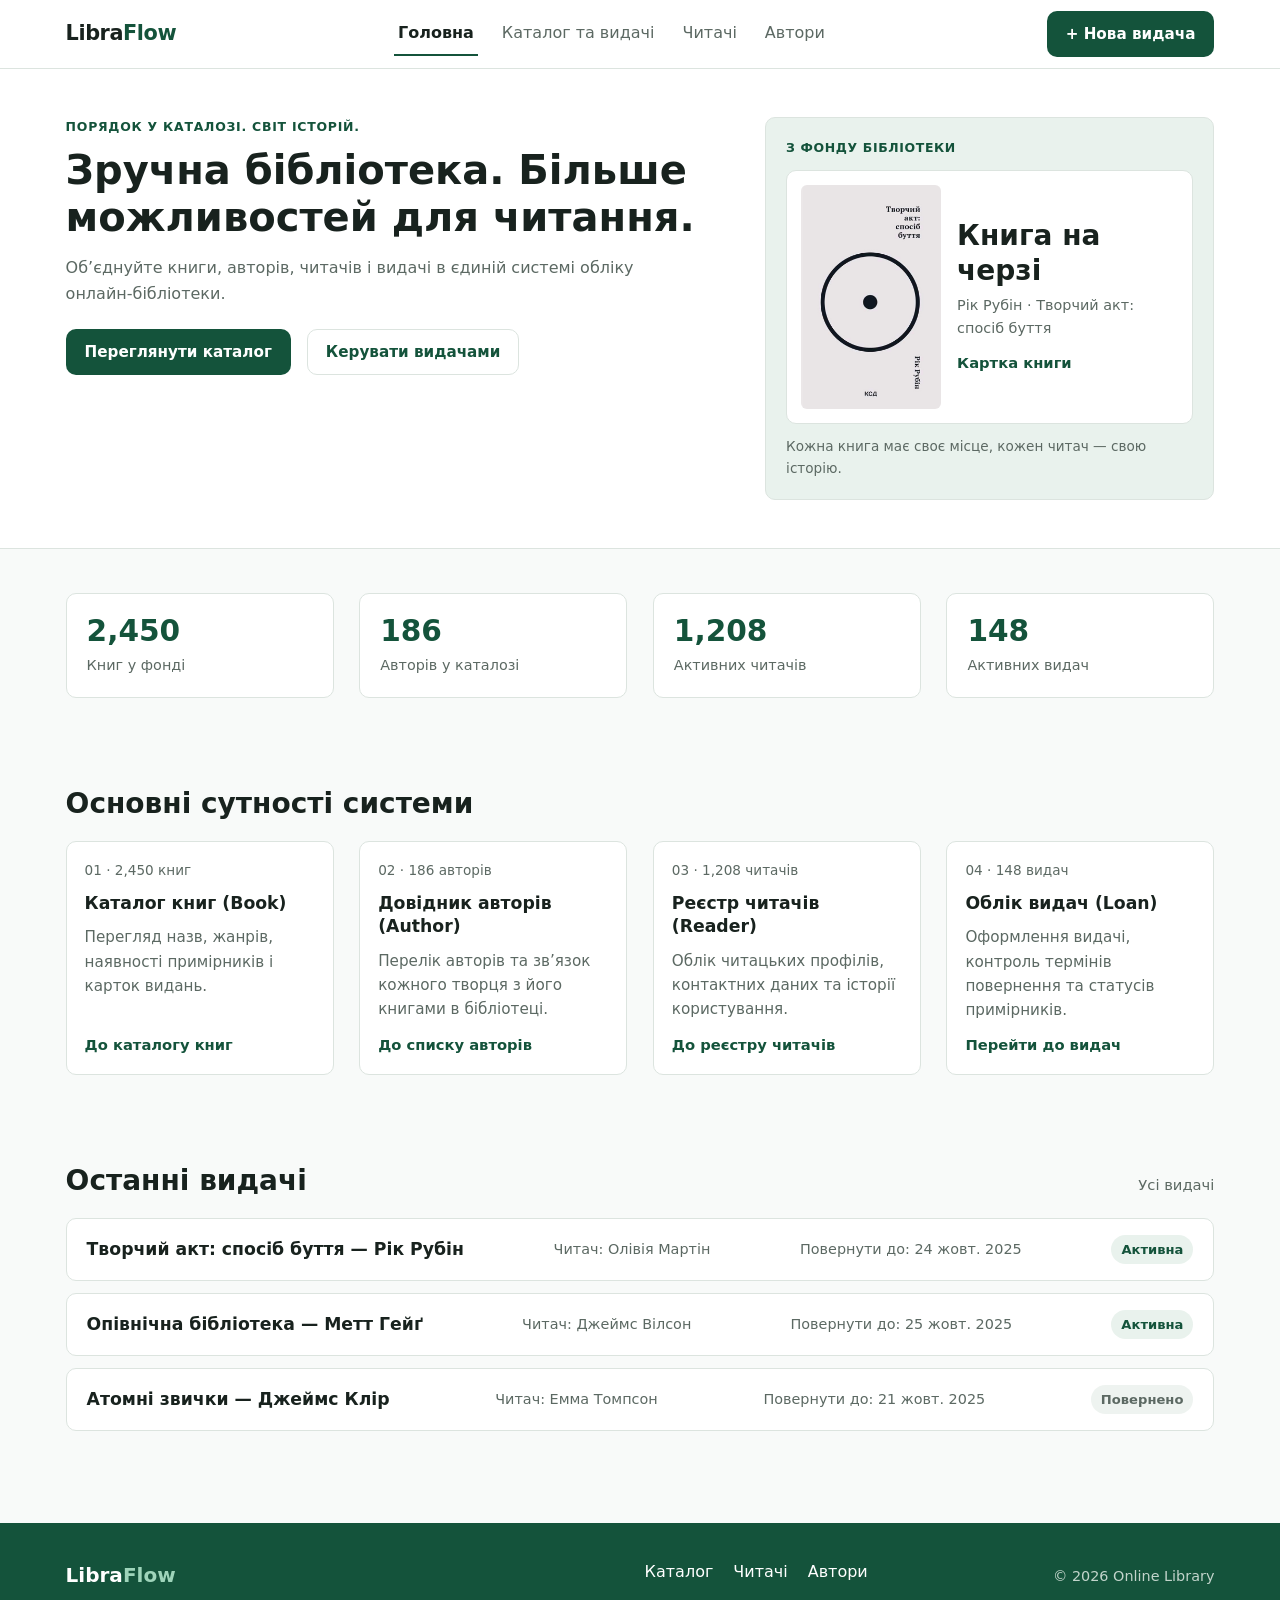
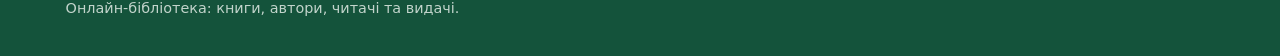
<file: src/index.html>
<!DOCTYPE html>
<html lang="uk">
<head>
  <meta charset="UTF-8">
  <meta name="viewport" content="width=device-width, initial-scale=1">
  <title>Online Library — головна сторінка</title>
  <link rel="stylesheet" href="css/style.css">
</head>
<body>
  <header class="header">
    <div class="container header__inner">
      <a class="logo" href="index.html">Libra<span>Flow</span></a>
      <nav class="nav" aria-label="Головне меню">
        <ul class="nav__list">
          <li><a class="nav__link nav__link--active" href="index.html">Головна</a></li>
          <li><a class="nav__link" href="pages/catalog.html">Каталог та видачі</a></li>
          <li><a class="nav__link" href="pages/readers.html">Читачі</a></li>
          <li><a class="nav__link" href="pages/authors.html">Автори</a></li>
        </ul>
      </nav>
      <a class="btn btn--primary" href="pages/catalog.html#new-loan">+ Нова видача</a>
    </div>
  </header>

  <main class="main">
    <section class="hero">
      <div class="container hero__inner">
        <div class="hero__content">
          <p class="hero__eyebrow">Порядок у каталозі. Світ історій.</p>
          <h1 class="hero__title">Зручна бібліотека. Більше можливостей для читання.</h1>
          <p class="hero__text">Об’єднуйте книги, авторів, читачів і видачі в єдиній системі обліку онлайн-бібліотеки.</p>
          <div class="hero__actions">
            <a class="btn btn--primary" href="pages/catalog.html">Переглянути каталог</a>
            <a class="btn btn--secondary" href="pages/catalog.html#loans">Керувати видачами</a>
          </div>
        </div>

<aside class="spotlight" aria-label="Рекомендована книга">
          <p class="spotlight__label">З фонду бібліотеки</p>
          <article class="spotlight__card">
            <img class="spotlight__img" src="assets/img/book-creative-act.jpg" alt="Обкладинка книги Творчий акт: спосіб буття" width="140" height="190">
            <div class="spotlight__body">
              <h2 class="spotlight__title">Книга на черзі</h2>
              <p class="spotlight__author">Рік Рубін · Творчий акт: спосіб буття</p>
              <a class="spotlight__link" href="pages/catalog.html#book-1">Картка книги</a>
            </div>
          </article>
          <p class="spotlight__note">Кожна книга має своє місце, кожен читач — свою історію.</p>
        </aside>
      </div>
    </section>

    <section class="stats section container" aria-label="Ключові показники бібліотеки">
      <div class="stats__grid">
        <article class="stat-card">
          <p class="stat-card__value">2,450</p>
          <p class="stat-card__label">Книг у фонді</p>
        </article>
        <article class="stat-card">
          <p class="stat-card__value">186</p>
          <p class="stat-card__label">Авторів у каталозі</p>
        </article>
        <article class="stat-card">
          <p class="stat-card__value">1,208</p>
          <p class="stat-card__label">Активних читачів</p>
        </article>
        <article class="stat-card">
          <p class="stat-card__value">148</p>
          <p class="stat-card__label">Активних видач</p>
        </article>
      </div>
    </section>

    <section class="modules section container">
      <h2 class="section__title">Основні сутності системи</h2>
      <div class="cards">
        <article class="card">
          <p class="card__meta">01 · 2,450 книг</p>
          <h3 class="card__title">Каталог книг (Book)</h3>
          <p class="card__text">Перегляд назв, жанрів, наявності примірників і карток видань.</p>
          <a class="card__link" href="pages/catalog.html">До каталогу книг</a>
        </article>
        <article class="card">
          <p class="card__meta">02 · 186 авторів</p>
          <h3 class="card__title">Довідник авторів (Author)</h3>
          <p class="card__text">Перелік авторів та зв’язок кожного творця з його книгами в бібліотеці.</p>
          <a class="card__link" href="pages/authors.html">До списку авторів</a>
        </article>
        <article class="card">
          <p class="card__meta">03 · 1,208 читачів</p>
          <h3 class="card__title">Реєстр читачів (Reader)</h3>
          <p class="card__text">Облік читацьких профілів, контактних даних та історії користування.</p>
          <a class="card__link" href="pages/readers.html">До реєстру читачів</a>
        </article>
        <article class="card">
          <p class="card__meta">04 · 148 видач</p>
          <h3 class="card__title">Облік видач (Loan)</h3>
          <p class="card__text">Оформлення видачі, контроль термінів повернення та статусів примірників.</p>
          <a class="card__link" href="pages/catalog.html#loans">Перейти до видач</a>
        </article>
      </div>
    </section>

    <section class="recent-loans section container">
      <div class="section__header">
        <h2 class="section__title">Останні видачі</h2>
        <a class="section__link" href="pages/catalog.html#loans">Усі видачі</a>
      </div>
      <div class="loans-list">
        <article class="loan-row">
          <h3 class="loan-row__book">Творчий акт: спосіб буття — Рік Рубін</h3>
          <p class="loan-row__reader">Читач: Олівія Мартін</p>
          <p class="loan-row__date">Повернути до: 24 жовт. 2025</p>
          <span class="badge badge--active">Активна</span>
        </article>
        <article class="loan-row">
          <h3 class="loan-row__book">Опівнічна бібліотека — Метт Гейґ</h3>
          <p class="loan-row__reader">Читач: Джеймс Вілсон</p>
          <p class="loan-row__date">Повернути до: 25 жовт. 2025</p>
          <span class="badge badge--active">Активна</span>
        </article>
        <article class="loan-row">
          <h3 class="loan-row__book">Атомні звички — Джеймс Клір</h3>
          <p class="loan-row__reader">Читач: Емма Томпсон</p>
          <p class="loan-row__date">Повернути до: 21 жовт. 2025</p>
          <span class="badge badge--returned">Повернено</span>
        </article>
      </div>
    </section>
  </main>

  <footer class="footer">
    <div class="container footer__inner">
      <div class="footer__brand">
        <p class="footer__logo">Libra<span>Flow</span></p>
        <p class="footer__text">Онлайн-бібліотека: книги, автори, читачі та видачі.</p>
      </div>
      <ul class="footer__list">
        <li><a href="pages/catalog.html">Каталог</a></li>
        <li><a href="pages/readers.html">Читачі</a></li>
        <li><a href="pages/authors.html">Автори</a></li>
      </ul>
      <p class="footer__copy">© 2026 Online Library</p>
    </div>
  </footer>
</body>
</html>
</file>
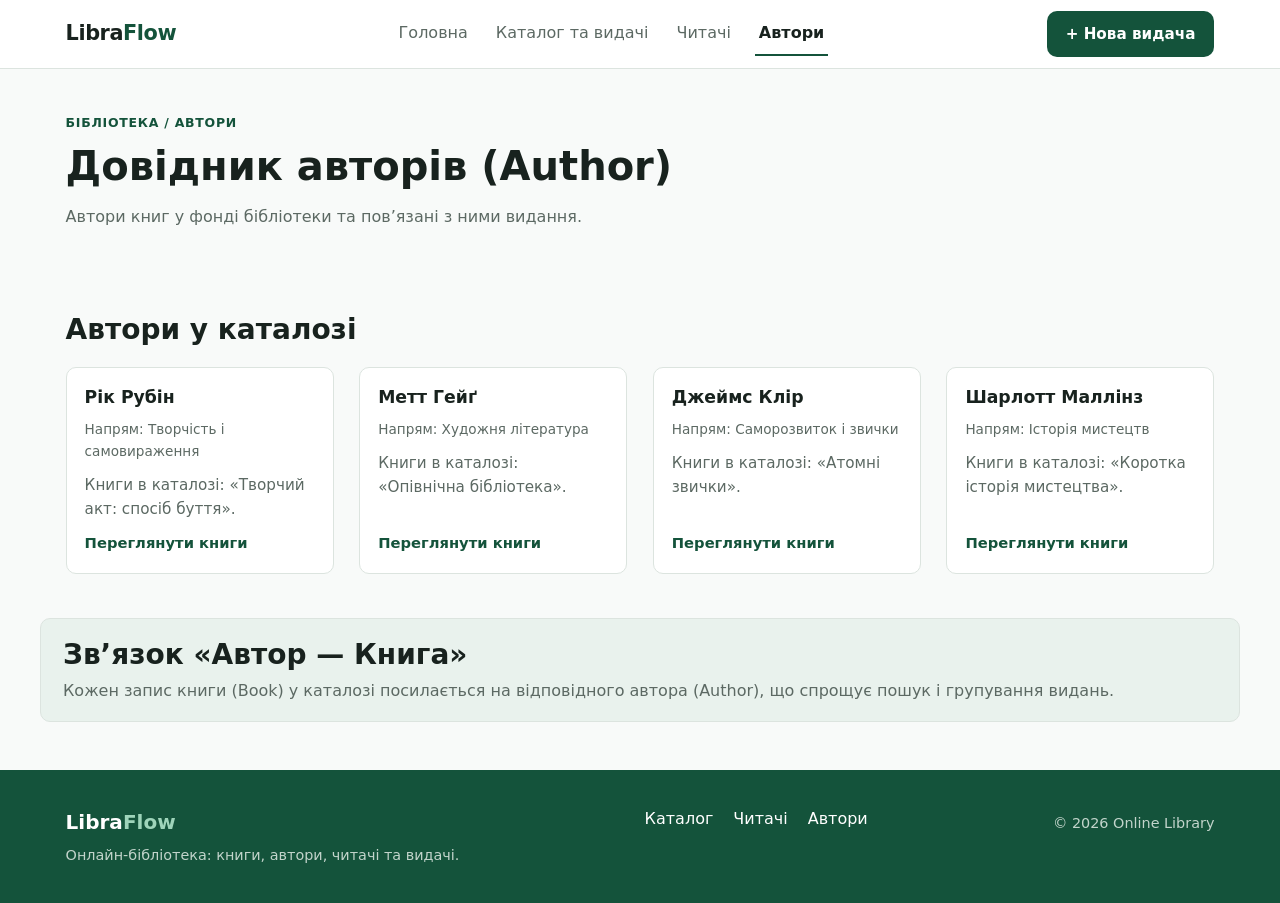
<file: src/pages/authors.html>
<!DOCTYPE html>
<html lang="uk">
<head>
  <meta charset="UTF-8">
  <meta name="viewport" content="width=device-width, initial-scale=1">
  <title>Online Library — автори</title>
  <link rel="stylesheet" href="../css/style.css">
</head>
<body>
  <header class="header">
    <div class="container header__inner">
      <a class="logo" href="../index.html">Libra<span>Flow</span></a>
      <nav class="nav" aria-label="Головне меню">
        <ul class="nav__list">
          <li><a class="nav__link" href="../index.html">Головна</a></li>
          <li><a class="nav__link" href="catalog.html">Каталог та видачі</a></li>
          <li><a class="nav__link" href="readers.html">Читачі</a></li>
          <li><a class="nav__link nav__link--active" href="authors.html">Автори</a></li>
        </ul>
      </nav>
      <a class="btn btn--primary" href="catalog.html#new-loan">+ Нова видача</a>
    </div>
  </header>

  <main class="main">
    <section class="page-head section container">
      <p class="page-head__breadcrumb">Бібліотека / Автори</p>
      <h1 class="page-head__title">Довідник авторів (Author)</h1>
      <p class="page-head__subtitle">Автори книг у фонді бібліотеки та пов’язані з ними видання.</p>
    </section>

    <section class="section container">
      <h2 class="section__title">Автори у каталозі</h2>
      <div class="cards">
        <article class="card">
          <h3 class="card__title">Рік Рубін</h3>
          <p class="card__meta">Напрям: Творчість і самовираження</p>
          <p class="card__text">Книги в каталозі: «Творчий акт: спосіб буття».</p>
          <a class="card__link" href="catalog.html#books">Переглянути книги</a>
        </article>

        <article class="card">
          <h3 class="card__title">Метт Гейґ</h3>
          <p class="card__meta">Напрям: Художня література</p>
          <p class="card__text">Книги в каталозі: «Опівнічна бібліотека».</p>
          <a class="card__link" href="catalog.html#books">Переглянути книги</a>
        </article>

        <article class="card">
          <h3 class="card__title">Джеймс Клір</h3>
          <p class="card__meta">Напрям: Саморозвиток і звички</p>
          <p class="card__text">Книги в каталозі: «Атомні звички».</p>
          <a class="card__link" href="catalog.html#books">Переглянути книги</a>
        </article>

        <article class="card">
          <h3 class="card__title">Шарлотт Маллінз</h3>
          <p class="card__meta">Напрям: Історія мистецтв</p>
          <p class="card__text">Книги в каталозі: «Коротка історія мистецтва».</p>
          <a class="card__link" href="catalog.html#books">Переглянути книги</a>
        </article>
      </div>
    </section>

    <aside class="info-aside section container" aria-label="Зв’язок автора та книг">
      <h2 class="info-aside__title">Зв’язок «Автор — Книга»</h2>
      <p class="info-aside__text">Кожен запис книги (Book) у каталозі посилається на відповідного автора (Author), що спрощує пошук і групування видань.</p>
    </aside>
  </main>

  <footer class="footer">
    <div class="container footer__inner">
      <div class="footer__brand">
        <p class="footer__logo">Libra<span>Flow</span></p>
        <p class="footer__text">Онлайн-бібліотека: книги, автори, читачі та видачі.</p>
      </div>
      <ul class="footer__list">
        <li><a href="catalog.html">Каталог</a></li>
        <li><a href="readers.html">Читачі</a></li>
        <li><a href="authors.html">Автори</a></li>
      </ul>
      <p class="footer__copy">© 2026 Online Library</p>
    </div>
  </footer>
</body>
</html>
</file>
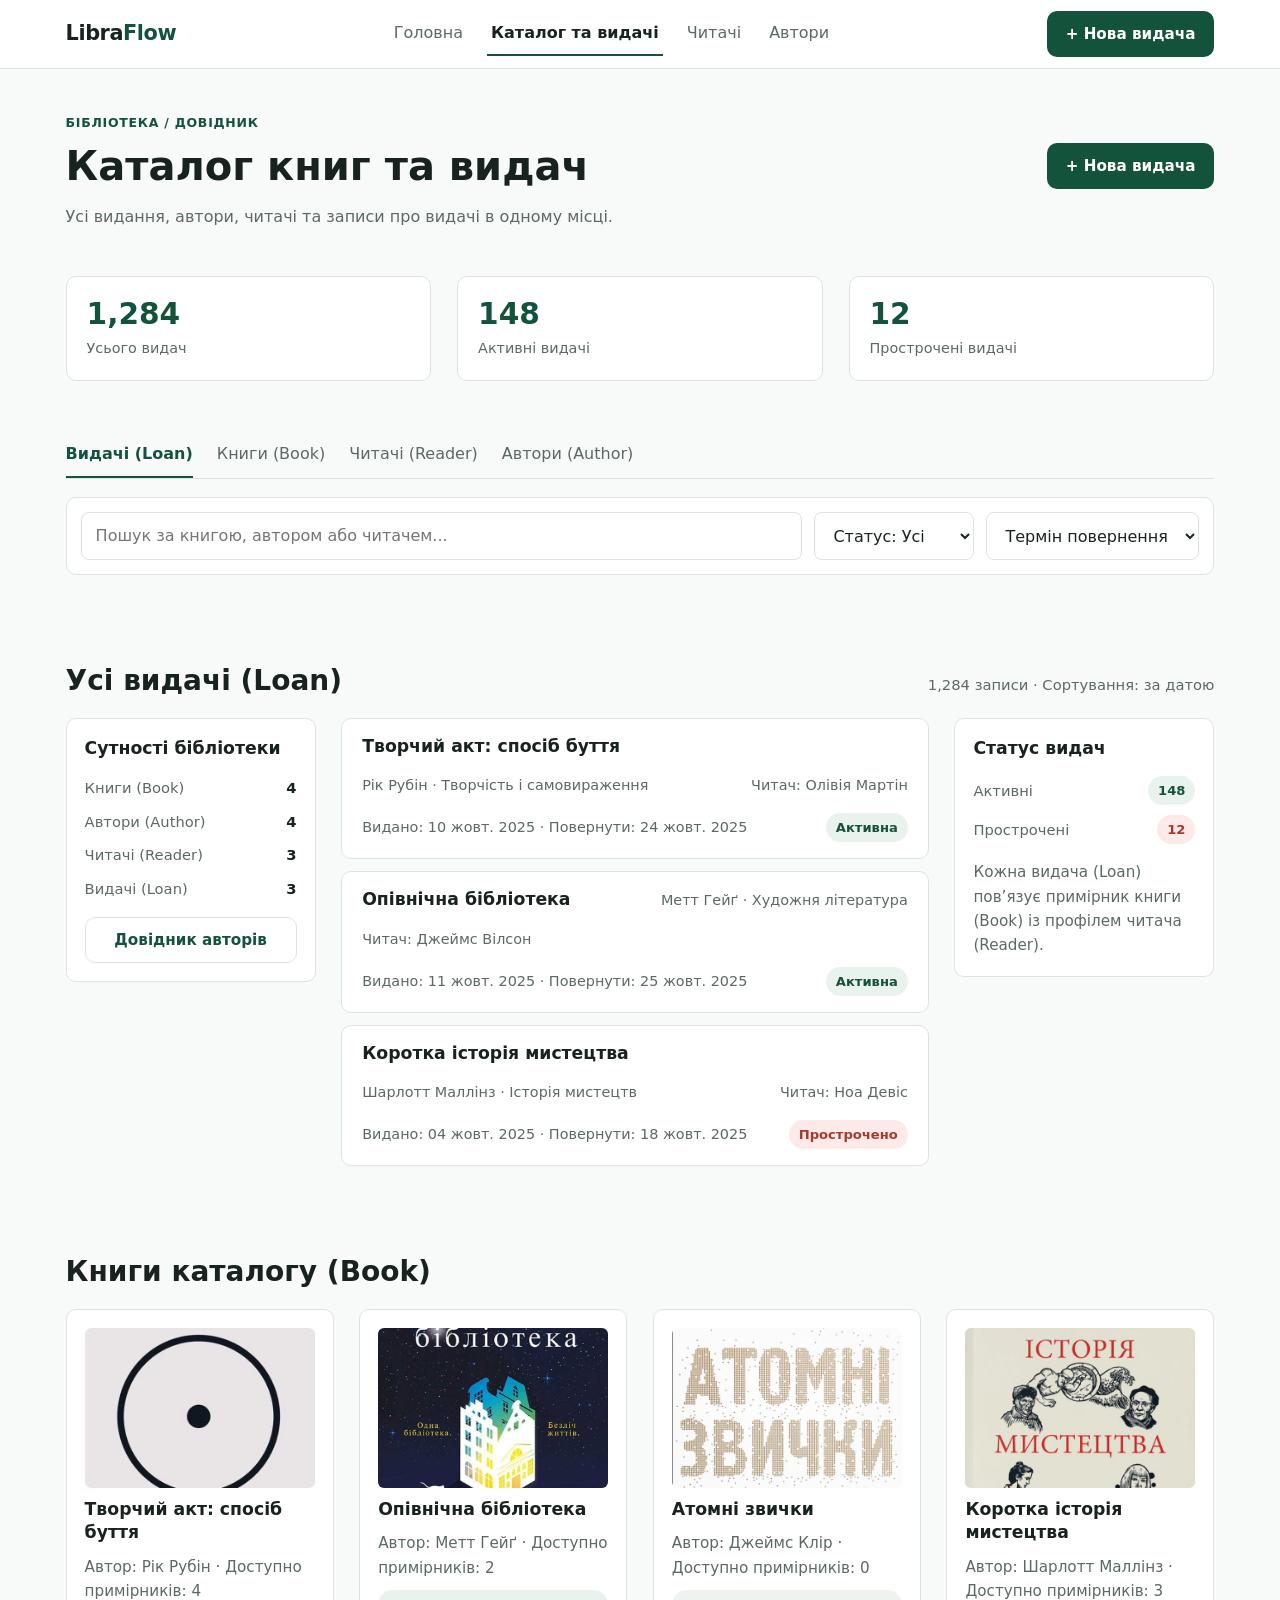
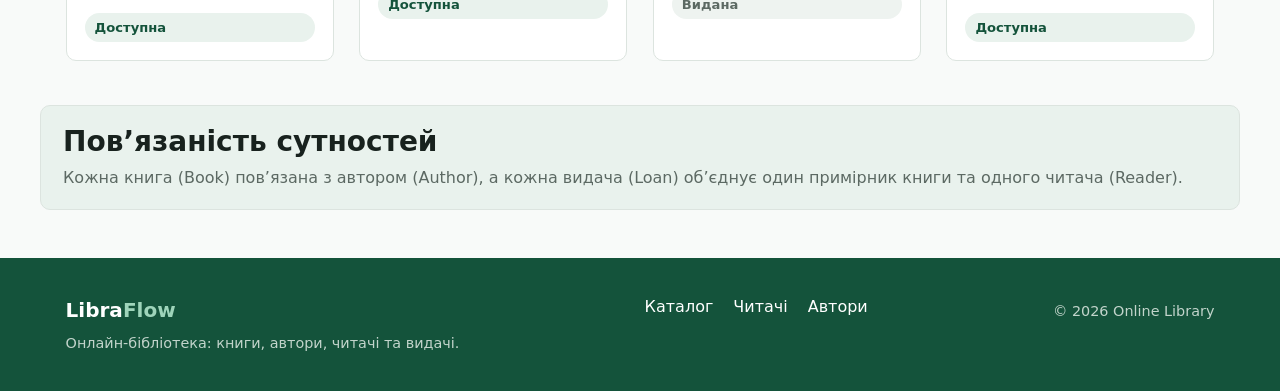
<file: src/pages/catalog.html>
<!DOCTYPE html>
<html lang="uk">
<head>
  <meta charset="UTF-8">
  <meta name="viewport" content="width=device-width, initial-scale=1">
  <title>Online Library — каталог книг і видачі</title>
  <link rel="stylesheet" href="../css/style.css">
</head>
<body>
  <header class="header">
    <div class="container header__inner">
      <a class="logo" href="../index.html">Libra<span>Flow</span></a>
      <nav class="nav" aria-label="Головне меню">
        <ul class="nav__list">
          <li><a class="nav__link" href="../index.html">Головна</a></li>
          <li><a class="nav__link nav__link--active" href="catalog.html">Каталог та видачі</a></li>
          <li><a class="nav__link" href="readers.html">Читачі</a></li>
          <li><a class="nav__link" href="authors.html">Автори</a></li>
        </ul>
      </nav>
      <a class="btn btn--primary" href="#new-loan">+ Нова видача</a>
    </div>
  </header>

  <main class="main">
    <section class="page-head section container">
      <p class="page-head__breadcrumb">Бібліотека / Довідник</p>
      <div class="page-head__top">
        <div>
          <h1 class="page-head__title">Каталог книг та видач</h1>
          <p class="page-head__subtitle">Усі видання, автори, читачі та записи про видачі в одному місці.</p>
        </div>
        <a class="btn btn--primary" href="#new-loan">+ Нова видача</a>
      </div>

      <div class="stats__grid">
        <article class="stat-card">
          <p class="stat-card__value">1,284</p>
          <p class="stat-card__label">Усього видач</p>
        </article>
        <article class="stat-card">
          <p class="stat-card__value">148</p>
          <p class="stat-card__label">Активні видачі</p>
        </article>
        <article class="stat-card">
          <p class="stat-card__value">12</p>
          <p class="stat-card__label">Прострочені видачі</p>
        </article>
      </div>
    </section>

    <section class="section container" aria-label="Фільтрація та пошук">
      <nav class="subnav" aria-label="Розділи довідника">
        <ul class="subnav__list">
          <li><a class="subnav__link subnav__link--active" href="#loans">Видачі (Loan)</a></li>
          <li><a class="subnav__link" href="#books">Книги (Book)</a></li>
          <li><a class="subnav__link" href="readers.html">Читачі (Reader)</a></li>
          <li><a class="subnav__link" href="authors.html">Автори (Author)</a></li>
        </ul>
      </nav>

      <aside class="filters-panel" aria-label="Параметри фільтрації">
        <form class="filters-form" action="#" method="get">
          <label class="visually-hidden" for="search-query">Пошук за назвою книги, автором або читачем</label>
          <input id="search-query" class="filters-form__input" type="search" name="q" placeholder="Пошук за книгою, автором або читачем...">
          <select class="filters-form__select" name="status" aria-label="Фільтр за статусом видачі">
            <option value="all">Статус: Усі</option>
            <option value="active">Активна</option>
            <option value="returned">Повернено</option>
            <option value="overdue">Прострочено</option>
          </select>
          <select class="filters-form__select" name="sort" aria-label="Сортування">
            <option value="due_asc">Термін повернення</option>
            <option value="newest">Найновіші</option>
          </select>
        </form>
      </aside>
    </section>

    <section id="loans" class="section container">
      <div class="section__header">
        <h2 class="section__title">Усі видачі (Loan)</h2>
        <p class="section__meta">1,284 записи · Сортування: за датою</p>
      </div>

      <div class="workspace">
        <aside class="workspace__sidebar--left" aria-label="Швидкі фільтри та сутності">
          <h3>Сутності бібліотеки</h3>
          <ul class="sidebar-list">
            <li class="sidebar-list__item"><span>Книги (Book)</span><strong>4</strong></li>
            <li class="sidebar-list__item"><span>Автори (Author)</span><strong>4</strong></li>
            <li class="sidebar-list__item"><span>Читачі (Reader)</span><strong>3</strong></li>
            <li class="sidebar-list__item"><span>Видачі (Loan)</span><strong>3</strong></li>
          </ul>
          <a class="btn btn--secondary" href="authors.html">Довідник авторів</a>
        </aside>

        <div class="workspace__center">
          <div class="loans-table">
            <article class="loan-item">
              <h3 class="loan-item__title">Творчий акт: спосіб буття</h3>
              <p class="loan-item__author">Рік Рубін · Творчість і самовираження</p>
              <p class="loan-item__reader">Читач: Олівія Мартін</p>
              <p class="loan-item__dates">Видано: 10 жовт. 2025 · Повернути: 24 жовт. 2025</p>
              <span class="badge badge--active">Активна</span>
            </article>

            <article class="loan-item">
              <h3 class="loan-item__title">Опівнічна бібліотека</h3>
              <p class="loan-item__author">Метт Гейґ · Художня література</p>
              <p class="loan-item__reader">Читач: Джеймс Вілсон</p>
              <p class="loan-item__dates">Видано: 11 жовт. 2025 · Повернути: 25 жовт. 2025</p>
              <span class="badge badge--active">Активна</span>
            </article>

            <article class="loan-item">
              <h3 class="loan-item__title">Коротка історія мистецтва</h3>
              <p class="loan-item__author">Шарлотт Маллінз · Історія мистецтв</p>
              <p class="loan-item__reader">Читач: Ноа Девіс</p>
              <p class="loan-item__dates">Видано: 04 жовт. 2025 · Повернути: 18 жовт. 2025</p>
              <span class="badge badge--overdue">Прострочено</span>
            </article>
          </div>
        </div>

        <aside class="workspace__sidebar--right" aria-label="Підказки та стан видач">
          <h3>Статус видач</h3>
          <ul class="sidebar-list">
            <li class="sidebar-list__item"><span>Активні</span><span class="badge badge--active">148</span></li>
            <li class="sidebar-list__item"><span>Прострочені</span><span class="badge badge--overdue">12</span></li>
          </ul>
          <p class="card__text">Кожна видача (Loan) пов’язує примірник книги (Book) із профілем читача (Reader).</p>
        </aside>
      </div>
    </section>

    <section id="books" class="section container">
      <h2 class="section__title">Книги каталогу (Book)</h2>
      <div class="cards">
        <article id="book-1" class="card">
          <img class="card__img" src="../assets/img/book-creative-act.jpg" alt="Творчий акт: спосіб буття" width="240" height="160">
          <h3 class="card__title">Творчий акт: спосіб буття</h3>
          <p class="card__text">Автор: Рік Рубін · Доступно примірників: 4</p>
          <span class="badge badge--active">Доступна</span>
        </article>
        <article class="card">
          <img class="card__img" src="../assets/img/book-midnight-library.jpg" alt="Опівнічна бібліотека" width="240" height="160">
          <h3 class="card__title">Опівнічна бібліотека</h3>
          <p class="card__text">Автор: Метт Гейґ · Доступно примірників: 2</p>
          <span class="badge badge--active">Доступна</span>
        </article>
        <article class="card">
          <img class="card__img" src="../assets/img/book-atomic-habits.jpg" alt="Атомні звички" width="240" height="160">
          <h3 class="card__title">Атомні звички</h3>
          <p class="card__text">Автор: Джеймс Клір · Доступно примірників: 0</p>
          <span class="badge badge--returned">Видана</span>
        </article>
        <article class="card">
          <img class="card__img" src="../assets/img/book-art-history.jpg" alt="Коротка історія мистецтва" width="240" height="160">
          <h3 class="card__title">Коротка історія мистецтва</h3>
          <p class="card__text">Автор: Шарлотт Маллінз · Доступно примірників: 3</p>
          <span class="badge badge--active">Доступна</span>
        </article>
      </div>
    </section>

    <aside class="info-banner container" aria-label="Правила зв’язків сутностей">
      <h2 class="info-banner__title">Пов’язаність сутностей</h2>
      <p class="info-banner__text">Кожна книга (Book) пов’язана з автором (Author), а кожна видача (Loan) об’єднує один примірник книги та одного читача (Reader).</p>
    </aside>
  </main>

  <footer class="footer">
    <div class="container footer__inner">
      <div class="footer__brand">
        <p class="footer__logo">Libra<span>Flow</span></p>
        <p class="footer__text">Онлайн-бібліотека: книги, автори, читачі та видачі.</p>
      </div>
      <ul class="footer__list">
        <li><a href="catalog.html">Каталог</a></li>
        <li><a href="readers.html">Читачі</a></li>
        <li><a href="authors.html">Автори</a></li>
      </ul>
      <p class="footer__copy">© 2026 Online Library</p>
    </div>
  </footer>
</body>
</html>
</file>
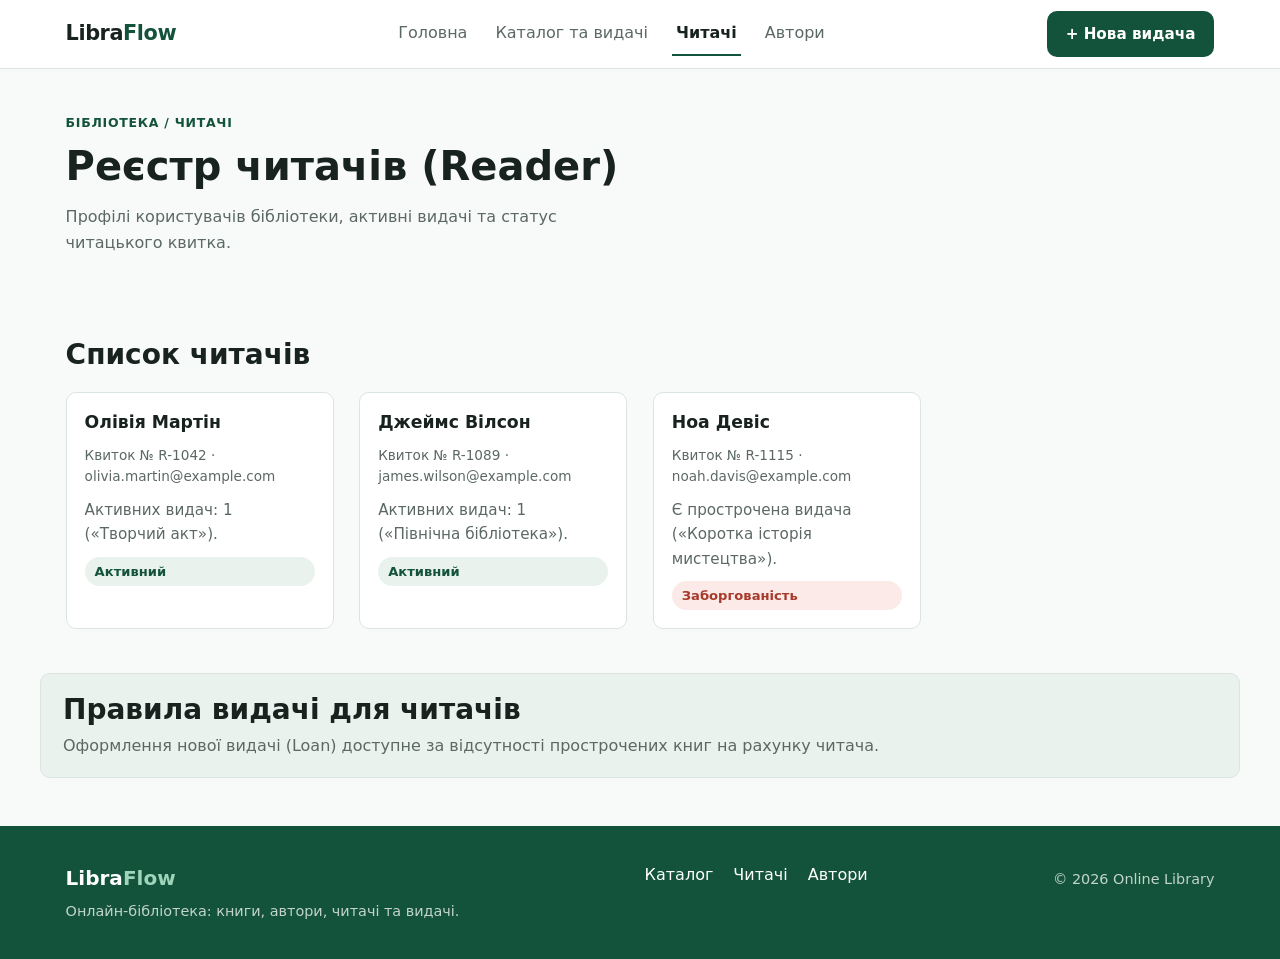
<file: src/pages/readers.html>
<!DOCTYPE html>
<html lang="uk">
<head>
  <meta charset="UTF-8">
  <meta name="viewport" content="width=device-width, initial-scale=1">
  <title>Online Library — читачі</title>
  <link rel="stylesheet" href="../css/style.css">
</head>
<body>
  <header class="header">
    <div class="container header__inner">
      <a class="logo" href="../index.html">Libra<span>Flow</span></a>
      <nav class="nav" aria-label="Головне меню">
        <ul class="nav__list">
          <li><a class="nav__link" href="../index.html">Головна</a></li>
          <li><a class="nav__link" href="catalog.html">Каталог та видачі</a></li>
          <li><a class="nav__link nav__link--active" href="readers.html">Читачі</a></li>
          <li><a class="nav__link" href="authors.html">Автори</a></li>
        </ul>
      </nav>
      <a class="btn btn--primary" href="catalog.html#new-loan">+ Нова видача</a>
    </div>
  </header>

  <main class="main">
    <section class="page-head section container">
      <p class="page-head__breadcrumb">Бібліотека / Читачі</p>
      <h1 class="page-head__title">Реєстр читачів (Reader)</h1>
      <p class="page-head__subtitle">Профілі користувачів бібліотеки, активні видачі та статус читацького квитка.</p>
    </section>

    <section class="section container">
      <h2 class="section__title">Список читачів</h2>
      <div class="cards">
        <article class="card">
          <h3 class="card__title">Олівія Мартін</h3>
          <p class="card__meta">Квиток № R-1042 · olivia.martin@example.com</p>
          <p class="card__text">Активних видач: 1 («Творчий акт»).</p>
          <span class="badge badge--active">Активний</span>
        </article>

        <article class="card">
          <h3 class="card__title">Джеймс Вілсон</h3>
          <p class="card__meta">Квиток № R-1089 · james.wilson@example.com</p>
          <p class="card__text">Активних видач: 1 («Північна бібліотека»).</p>
          <span class="badge badge--active">Активний</span>
        </article>

        <article class="card">
          <h3 class="card__title">Ноа Девіс</h3>
          <p class="card__meta">Квиток № R-1115 · noah.davis@example.com</p>
          <p class="card__text">Є прострочена видача («Коротка історія мистецтва»).</p>
          <span class="badge badge--overdue">Заборгованість</span>
        </article>
      </div>
    </section>

    <aside class="info-aside section container" aria-label="Правила обслуговування читачів">
      <h2 class="info-aside__title">Правила видачі для читачів</h2>
      <p class="info-aside__text">Оформлення нової видачі (Loan) доступне за відсутності прострочених книг на рахунку читача.</p>
    </aside>
  </main>

  <footer class="footer">
    <div class="container footer__inner">
      <div class="footer__brand">
        <p class="footer__logo">Libra<span>Flow</span></p>
        <p class="footer__text">Онлайн-бібліотека: книги, автори, читачі та видачі.</p>
      </div>
      <ul class="footer__list">
        <li><a href="catalog.html">Каталог</a></li>
        <li><a href="readers.html">Читачі</a></li>
        <li><a href="authors.html">Автори</a></li>
      </ul>
      <p class="footer__copy">© 2026 Online Library</p>
    </div>
  </footer>
</body>
</html>
</file>
<file: src/css/style.css>
/* ---------- 1. Змінні та скидання ---------- */
:root {
  --color-primary: #14533b;
  --color-primary-hover: #0e3e2c;
  --color-accent-soft: #e9f2ed;
  --color-danger: #a63a2b;
  --color-danger-bg: #fbeae7;
  --color-text: #18221e;
  --color-muted: #5c6963;
  --color-bg: #f8faf9;
  --color-surface: #eef3f0;
  --color-border: #dce4df;
  --radius: 10px;
  --gap: clamp(16px, 2vw, 28px);
  --container: 1200px;
}

*, *::before, *::after {
  box-sizing: border-box;
}

body, h1, h2, h3, p, ul, form {
  margin: 0;
  padding: 0;
}

ul {
  list-style: none;
}

a {
  text-decoration: none;
  color: inherit;
}

img {
  max-width: 100%;
  height: auto;
  display: block;
}

.visually-hidden {
  position: absolute;
  width: 1px;
  height: 1px;
  margin: -1px;
  padding: 0;
  overflow: hidden;
  clip: rect(0 0 0 0);
  white-space: nowrap;
  border: 0;
}

/* ---------- 2. Типографіка ---------- */
body {
  font-family: system-ui, -apple-system, "Segoe UI", Roboto, sans-serif;
  font-size: 16px;
  line-height: 1.6;
  color: var(--color-text);
  background: var(--color-bg);
}

h1 {
  font-size: clamp(1.75rem, 3.2vw, 2.5rem);
  line-height: 1.18;
  font-weight: 700;
}

h2 {
  font-size: clamp(1.3rem, 2.2vw, 1.75rem);
  line-height: 1.25;
  font-weight: 600;
}

h3 {
  font-size: 1.08rem;
  line-height: 1.35;
  font-weight: 600;
}

/* ---------- 3. Макет ---------- */
.container {
  max-width: var(--container);
  margin-inline: auto;
  padding-inline: var(--gap);
}

.header {
  position: sticky;
  top: 0;
  z-index: 10;
  background: #ffffff;
  border-bottom: 1px solid var(--color-border);
}

.header__inner {
  display: flex;
  align-items: center;
  justify-content: space-between;
  gap: 24px;
  min-height: 68px;
}

.logo {
  font-weight: 700;
  font-size: 1.3rem;
  letter-spacing: -0.02em;
}

.logo span {
  color: var(--color-primary);
}

.nav__list {
  display: flex;
  gap: 20px;
}

.nav__link {
  display: inline-block;
  padding: 8px 4px;
  color: var(--color-muted);
  border-bottom: 2px solid transparent;
  transition: color 0.2s ease, border-color 0.2s ease;
}

.nav__link:hover,
.nav__link:focus-visible {
  color: var(--color-primary);
}

.nav__link--active {
  color: var(--color-text);
  font-weight: 600;
  border-bottom-color: var(--color-primary);
}

.main {
  min-height: 60vh;
}

.section {
  padding-block: 44px;
}

.section__header {
  display: flex;
  align-items: baseline;
  justify-content: space-between;
  gap: 16px;
  margin-bottom: 20px;
  flex-wrap: wrap;
}

.section__title {
  margin-bottom: 20px;
}

.section__header .section__title {
  margin-bottom: 0;
}

.section__meta,
.section__link {
  font-size: 0.92rem;
  color: var(--color-muted);
}

.section__link:hover {
  color: var(--color-primary);
}

.hero {
  background: #ffffff;
  border-bottom: 1px solid var(--color-border);
  padding-block: 48px;
}

.hero__inner {
  display: grid;
  grid-template-columns: 1.35fr 0.9fr;
  gap: var(--gap);
  align-items: start;
}

.hero__eyebrow,
.page-head__breadcrumb {
  font-size: 0.78rem;
  font-weight: 600;
  text-transform: uppercase;
  letter-spacing: 0.06em;
  color: var(--color-primary);
  margin-bottom: 10px;
}

.hero__text,
.page-head__subtitle {
  color: var(--color-muted);
  margin-block: 14px 22px;
  max-width: 58ch;
}

.hero__actions {
  display: flex;
  align-items: center;
  gap: 16px;
  flex-wrap: wrap;
}

.page-head {
  padding-bottom: 16px;
}

.page-head__top {
  display: flex;
  align-items: flex-start;
  justify-content: space-between;
  gap: 20px;
  flex-wrap: wrap;
  margin-bottom: 24px;
}

.subnav {
  border-bottom: 1px solid var(--color-border);
  margin-bottom: 18px;
}

.subnav__list {
  display: flex;
  gap: 24px;
  flex-wrap: wrap;
}

.subnav__link {
  display: inline-block;
  padding-bottom: 10px;
  color: var(--color-muted);
  border-bottom: 2px solid transparent;
}

.subnav__link--active {
  color: var(--color-primary);
  font-weight: 600;
  border-bottom-color: var(--color-primary);
}

.footer {
  background: var(--color-primary);
  color: #e6efe9;
  padding-block: 36px;
  margin-top: 48px;
}

.footer__inner {
  display: flex;
  justify-content: space-between;
  align-items: flex-start;
  gap: 24px;
  flex-wrap: wrap;
}

.footer__logo {
  font-weight: 700;
  font-size: 1.25rem;
  color: #ffffff;
}

.footer__logo span {
  color: #9ed4ba;
}

.footer__text,
.footer__copy {
  font-size: 0.9rem;
  color: #c2d4cb;
  margin-top: 6px;
}

.footer__list {
  display: flex;
  gap: 20px;
  color: #ffffff;
}

.footer__list a:hover {
  text-decoration: underline;
}

/* ---------- 4. Компоненти ---------- */
.btn {
  display: inline-flex;
  align-items: center;
  justify-content: center;
  padding: 10px 18px;
  border-radius: var(--radius);
  font-weight: 600;
  font-size: 0.95rem;
  border: 1px solid transparent;
  cursor: pointer;
}

.btn--primary {
  background: var(--color-primary);
  color: #ffffff;
}

.btn--primary:hover,
.btn--primary:focus-visible {
  background: var(--color-primary-hover);
}

.btn--secondary {
  background: transparent;
  color: var(--color-primary);
  border-color: var(--color-border);
}

.btn--secondary:hover {
  background: var(--color-surface);
}

.spotlight {
  background: var(--color-accent-soft);
  border: 1px solid var(--color-border);
  border-radius: var(--radius);
  padding: 20px;
}

.spotlight__label {
  font-size: 0.78rem;
  font-weight: 600;
  text-transform: uppercase;
  letter-spacing: 0.05em;
  color: var(--color-primary);
  margin-bottom: 12px;
}

.spotlight__card {
  display: flex;
  gap: 16px;
  align-items: center;
  background: #ffffff;
  border: 1px solid var(--color-border);
  border-radius: var(--radius);
  padding: 14px;
}

.spotlight__img {
  border-radius: 6px;
  object-fit: cover;
  flex-shrink: 0;
}

.spotlight__author {
  font-size: 0.9rem;
  color: var(--color-muted);
  margin-block: 6px 10px;
}

.spotlight__link,
.card__link {
  font-size: 0.92rem;
  font-weight: 600;
  color: var(--color-primary);
}

.spotlight__note {
  font-size: 0.85rem;
  color: var(--color-muted);
  margin-top: 12px;
}

.stats__grid {
  display: grid;
  grid-template-columns: repeat(auto-fit, minmax(200px, 1fr));
  gap: var(--gap);
}

.stat-card {
  background: #ffffff;
  border: 1px solid var(--color-border);
  border-radius: var(--radius);
  padding: 20px;
}

.stat-card__value {
  font-size: 1.85rem;
  font-weight: 700;
  color: var(--color-primary);
  line-height: 1.15;
}

.stat-card__label {
  font-size: 0.9rem;
  color: var(--color-muted);
  margin-top: 6px;
}

.cards {
  display: grid;
  gap: var(--gap);
  grid-template-columns: repeat(auto-fill, minmax(240px, 1fr));
}

.card {
  display: flex;
  flex-direction: column;
  gap: 10px;
  padding: 18px;
  border: 1px solid var(--color-border);
  border-radius: var(--radius);
  background: #ffffff;
}

.card__img {
  width: 100%;
  height: 160px;
  object-fit: cover;
  border-radius: 6px;
}

.card__meta {
  font-size: 0.85rem;
  color: var(--color-muted);
}

.card__text {
  color: var(--color-muted);
  font-size: 0.95rem;
}

.card__link {
  margin-top: auto;
}

.filters-panel {
  background: #ffffff;
  border: 1px solid var(--color-border);
  border-radius: var(--radius);
  padding: 14px;
}

.filters-form {
  display: flex;
  gap: 12px;
  flex-wrap: wrap;
}

.filters-form__input,
.filters-form__select {
  padding: 10px 14px;
  border: 1px solid var(--color-border);
  border-radius: 8px;
  font: inherit;
  color: var(--color-text);
  background: #ffffff;
}

.filters-form__input {
  flex: 1 1 280px;
}

.loans-list,
.loans-table {
  display: flex;
  flex-direction: column;
  gap: 12px;
}

.loan-row,
.loan-item {
  display: flex;
  align-items: center;
  justify-content: space-between;
  gap: 16px;
  flex-wrap: wrap;
  padding: 16px 20px;
  background: #ffffff;
  border: 1px solid var(--color-border);
  border-radius: var(--radius);
}

.loan-row__reader,
.loan-row__date,
.loan-item__author,
.loan-item__reader,
.loan-item__dates {
  font-size: 0.9rem;
  color: var(--color-muted);
}

.badge {
  display: inline-block;
  padding: 4px 10px;
  border-radius: 999px;
  font-size: 0.82rem;
  font-weight: 600;
}

.badge--active {
  background: var(--color-accent-soft);
  color: var(--color-primary);
}

.badge--returned {
  background: var(--color-surface);
  color: var(--color-muted);
}

.badge--overdue {
  background: var(--color-danger-bg);
  color: var(--color-danger);
}

.info-banner,
.info-aside {
  background: var(--color-accent-soft);
  border: 1px solid var(--color-border);
  border-radius: var(--radius);
  padding: 18px 22px;
}

.info-banner__text,
.info-aside__text {
  color: var(--color-muted);
  margin-top: 6px;
}

/* ---------- 5. Медіазапити ---------- */
@media (max-width: 900px) {
  .hero__inner {
    grid-template-columns: 1fr;
  }
}

@media (max-width: 768px) {
  .header__inner {
    min-height: 58px;
    flex-wrap: wrap;
  }

  .nav__list {
    gap: 12px;
    font-size: 0.9rem;
  }

  .hero {
    padding-block: 32px;
  }

  .section {
    padding-block: 32px;
  }
}

@media (max-width: 480px) {
  .nav__list {
    flex-wrap: wrap;
  }

  .loan-row,
  .loan-item {
    flex-direction: column;
    align-items: flex-start;
  }

  .footer__inner {
    flex-direction: column;
    align-items: flex-start;
  }
}

/* Макет: ліва бічна панель — центральний блок — права бічна панель */
.workspace {
  display: grid;
  grid-template-columns: 250px minmax(0, 1fr) 260px;
  gap: var(--gap);
  align-items: start;
}

.workspace__sidebar--left,
.workspace__sidebar--right {
  display: flex;
  flex-direction: column;
  gap: 16px;
  background: #ffffff;
  border: 1px solid var(--color-border);
  border-radius: var(--radius);
  padding: 18px;
}

.workspace__center {
  display: flex;
  flex-direction: column;
  gap: 20px;
  min-width: 0;
}

.sidebar-list {
  display: flex;
  flex-direction: column;
  gap: 10px;
}

.sidebar-list__item {
  display: flex;
  align-items: center;
  justify-content: space-between;
  gap: 8px;
  font-size: 0.92rem;
  color: var(--color-muted);
}

.sidebar-list__item strong {
  color: var(--color-text);
}

@media (max-width: 1024px) {
  .workspace {
    grid-template-columns: 220px minmax(0, 1fr);
  }

  .workspace__sidebar--right {
    grid-column: 1 / -1;
  }
}

@media (max-width: 768px) {
  .workspace {
    grid-template-columns: 1fr;
  }
}

/* Уточнення сітки карток для ширин 360, 768, 992 та 1280 px */
@media (min-width: 1200px) {
  .cards {
    grid-template-columns: repeat(4, minmax(0, 1fr));
  }
}

@media (max-width: 1199px) and (min-width: 900px) {
  .cards {
    grid-template-columns: repeat(3, minmax(0, 1fr));
  }
}

@media (max-width: 899px) and (min-width: 600px) {
  .cards {
    grid-template-columns: repeat(2, minmax(0, 1fr));
  }
}

@media (max-width: 599px) {
  .cards {
    grid-template-columns: 1fr;
  }
}
</file>
